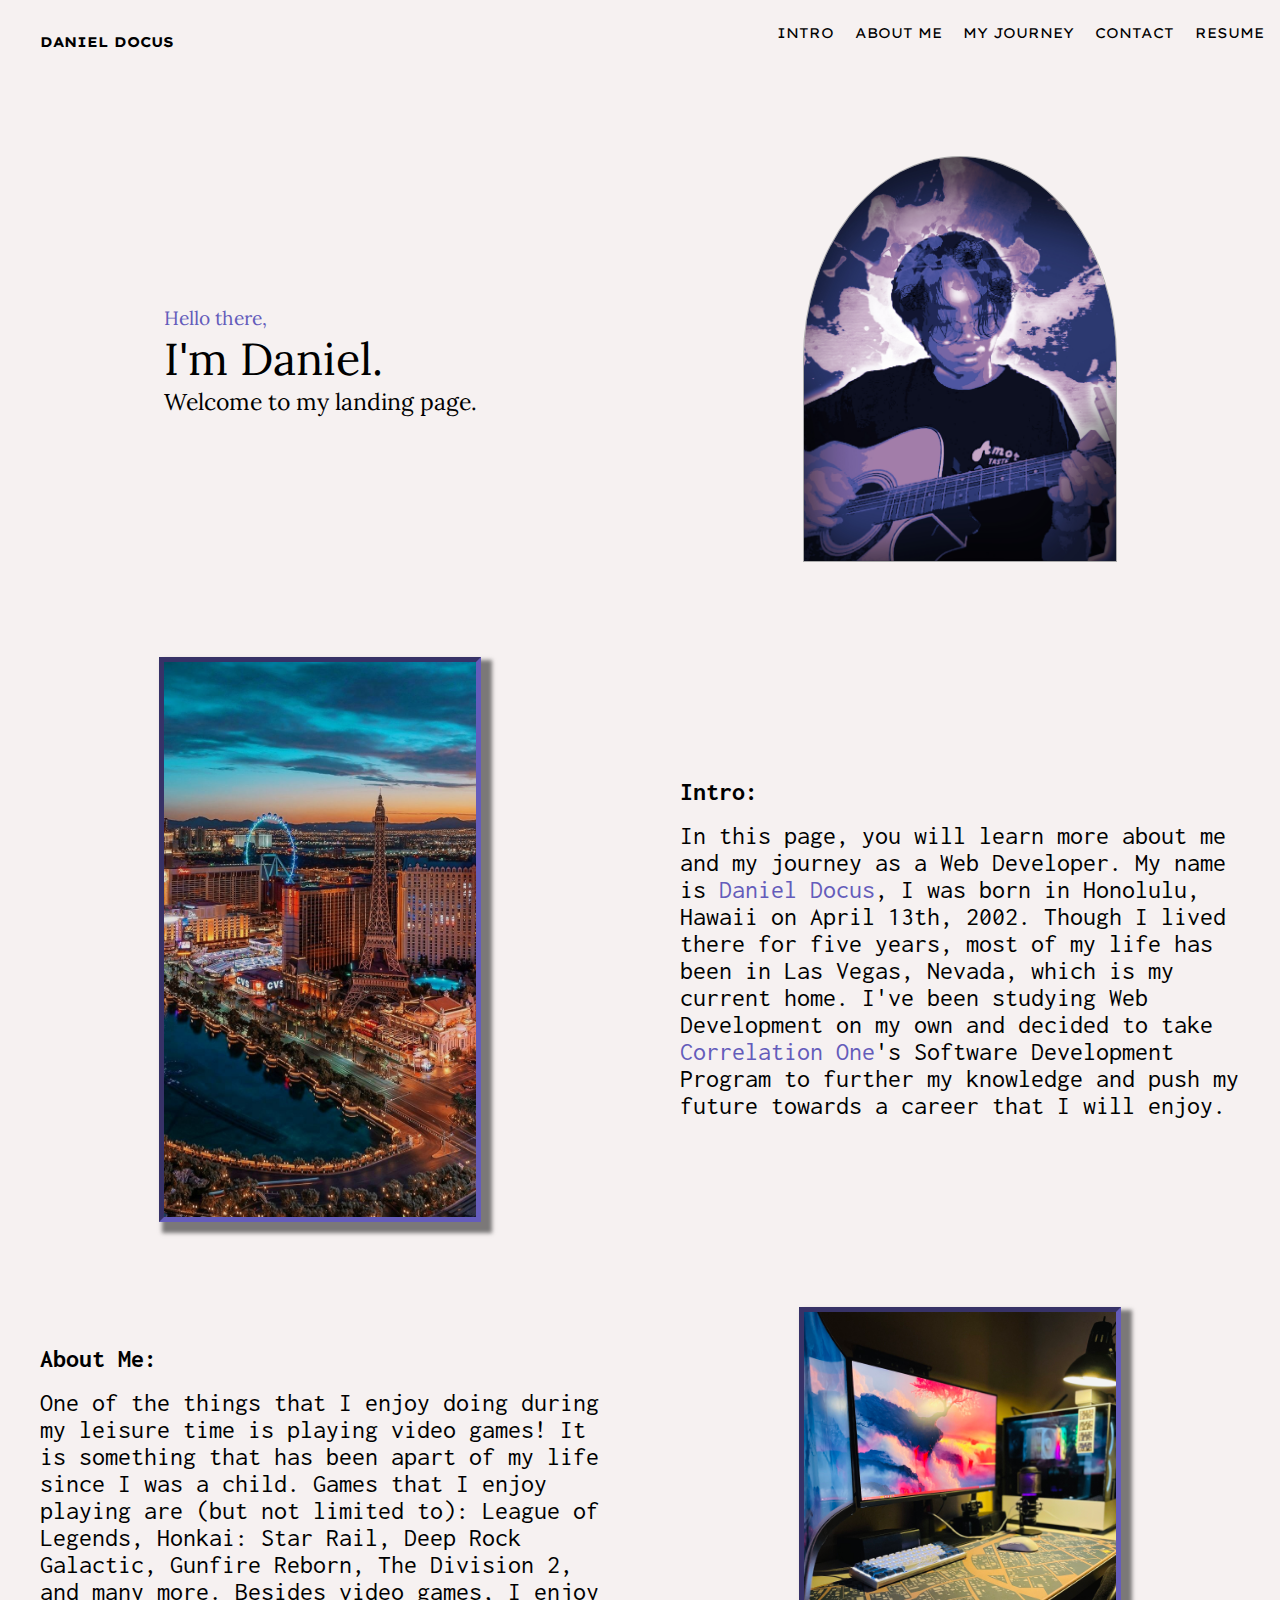
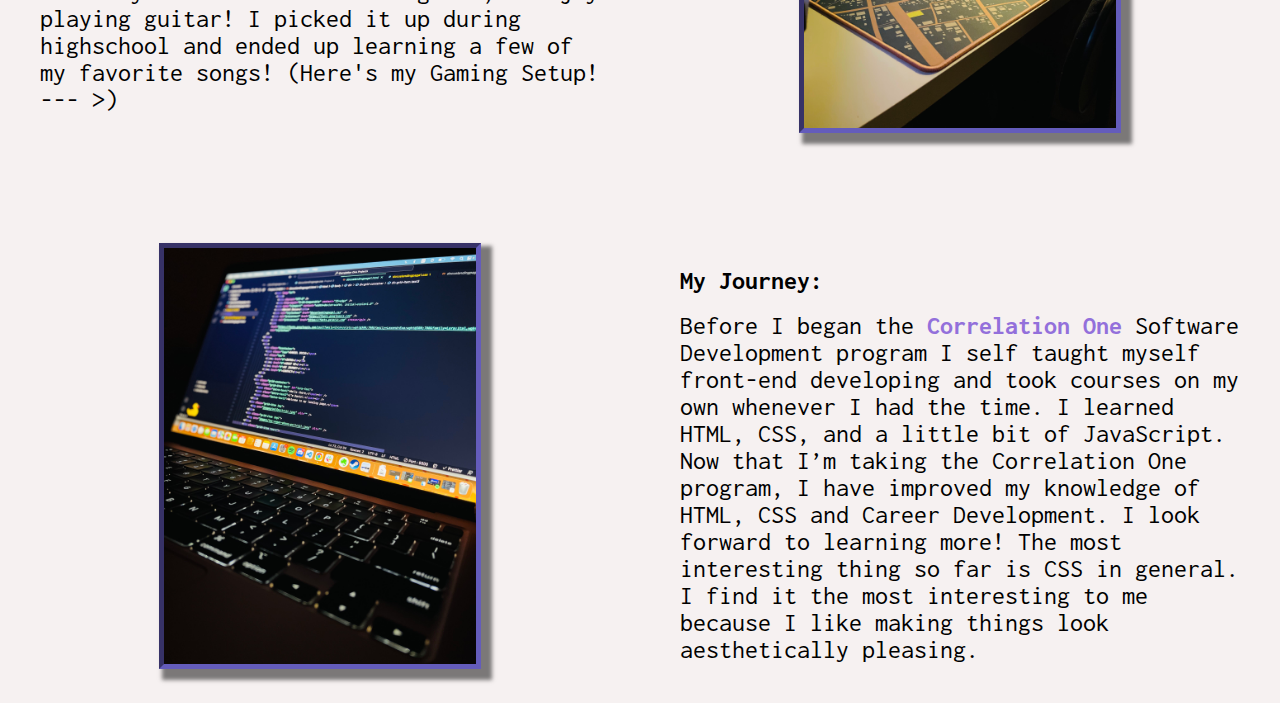
<file: index.html>
<!DOCTYPE html>
<html lang="en">
  <head>
    <meta charset="UTF-8" />
    <meta http-equiv="X-UA-Compatible" content="IE=edge" />
    <meta name="viewport" content="width=device-width, initial-scale=1.0" />
    <meta
      name="description"
      content="Daniel Docus is an aspiring developer, studying Software Development through the Correlation One Program"
    />
    <link rel="stylesheet" href="styles/p4sass.css" />
    <link rel="preconnect" href="https://fonts.googleapis.com" />
    <link rel="preconnect" href="https://fonts.gstatic.com" crossorigin />
    <link
      href="https://fonts.googleapis.com/css2?family=Inconsolata:wght@300;700&family=Lexend+Exa:wght@300;700&family=Lora:ital,wght@0,500;0,700;1,400&display=swap"
      rel="stylesheet"
    />
    <title>Daniel Docus</title>
  </head>
  <body>
    <div class="grid-container">
      <h1 class="logo">DANIEL DOCUS</h1>
      <header class="grid-item header">
        <ul>
          <li><a href="#">INTRO</a></li>
          <li><a href="#">ABOUT ME</a></li>
          <li><a href="#">MY JOURNEY</a></li>
          <li><a href="./contact.html">CONTACT</a></li>
          <li><a href="./resume.html">RESUME</a></li>
        </ul>
      </header>
      <div class="grid-item text-1">
        <span class="intro-text1">Hello there,</span><br />
        <span class="intro-text2">I'm Daniel.</span><br />
        <span class="intro-text3">Welcome to my landing page.</span>
      </div>
      <div class="grid-item image-1">
        <img src="media/selfportrait.jpeg" alt="image of Daniel playing the guitar" />
      </div>
      <div class="grid-item image-2">
        <img src="media/las-vegas-phone-portrait.jpeg" alt="high up view of the Las Vegas Strip" />
      </div>
      <div class="grid-item text-2">
        <h1>Intro:</h1>
        In this page, you will learn more about me and my journey as a Web
        Developer. My name is
        <a href="https://www.linkedin.com/in/daniel-albert-docus-17aa63273/"
          >Daniel Docus</a
        >, I was born in Honolulu, Hawaii on April 13th, 2002. Though I lived
        there for five years, most of my life has been in Las Vegas, Nevada,
        which is my current home. I've been studying Web Development on my own
        and decided to take
        <a href="https://www.correlation-one.com/">Correlation One</a>'s
        Software Development Program to further my knowledge and push my future
        towards a career that I will enjoy.
      </div>
      <div class="grid-item text-3">
        <h1>About Me:</h1>
        One of the things that I enjoy doing during my leisure time is playing
        video games! It is something that has been apart of my life since I was
        a child. Games that I enjoy playing are (but not limited to): League of
        Legends, Honkai: Star Rail, Deep Rock Galactic, Gunfire Reborn, The
        Division 2, and many more. Besides video games, I enjoy playing guitar!
        I picked it up during highschool and ended up learning a few of my
        favorite songs! (Here's my Gaming Setup! --- >)
      </div>
      <div class="grid-item image-3"><img src="media/setup3.jpg" alt="gaming setup" /></div>
      <div class="grid-item image-4">
        <img src="media/coding-laptop.jpg" alt="laptop with code on the screen" />
      </div>
      <div class="grid-item text-4">
        <h1>My Journey:</h1>
        Before I began the <span style="color: mediumpurple;"><strong>Correlation One</strong></span> Software Development program I self
        taught myself front-end developing and took courses on my own whenever I
        had the time. I learned HTML, CSS, and a little bit of JavaScript. Now
        that I’m taking the Correlation One program, I have improved my
        knowledge of HTML, CSS and Career Development. I look forward to
        learning more! The most interesting thing so far is CSS in general. I
        find it the most interesting to me because I like making things look
        aesthetically pleasing.
      </div>
    </div>
  </body>
</html>
</file>
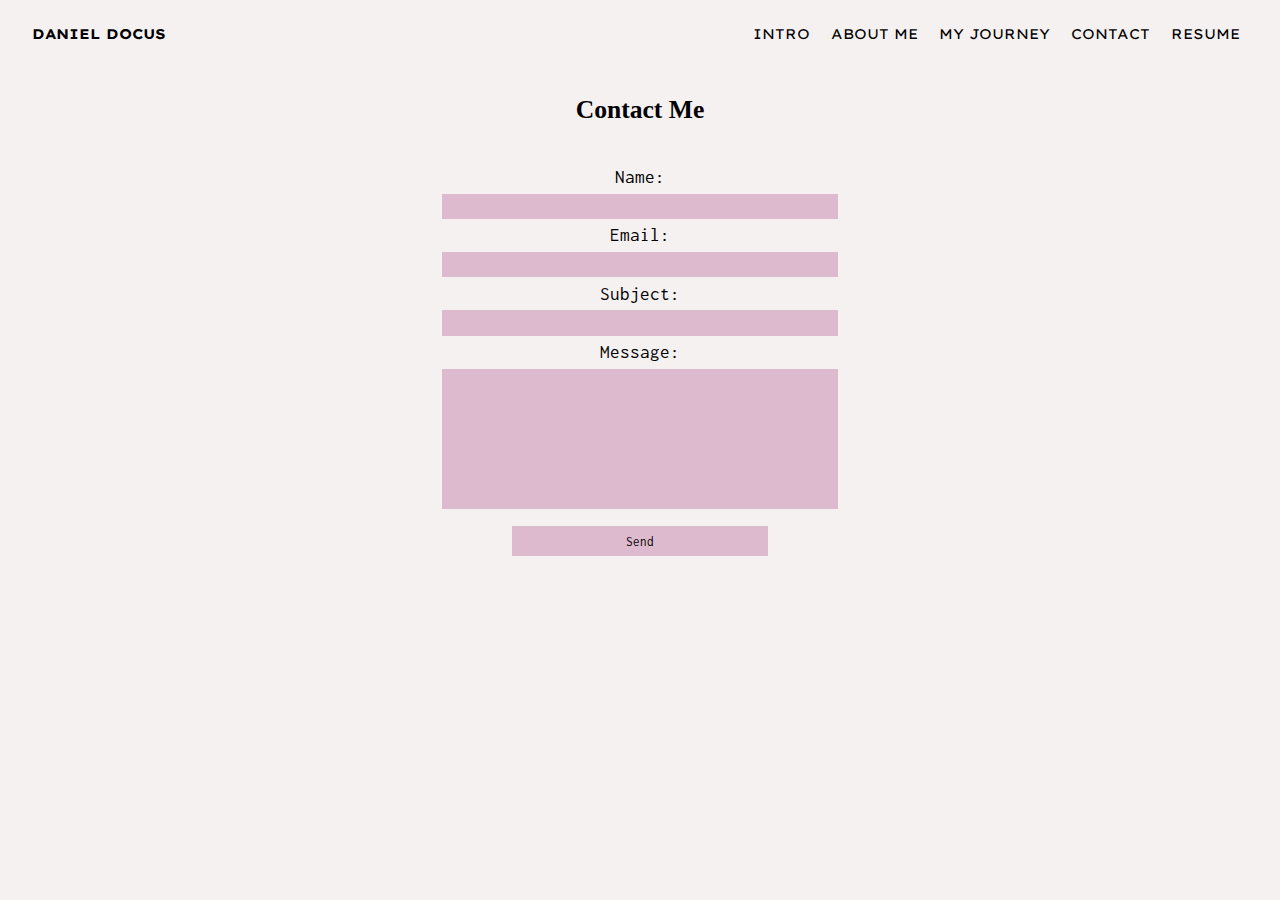
<file: contact.html>
<!DOCTYPE html>
<html lang="en">
  <head>
    <meta charset="UTF-8" />
    <meta http-equiv="X-UA-Compatible" content="IE=edge" />
    <meta name="viewport" content="width=device-width, initial-scale=1.0" />
    <link rel="stylesheet" href="./styles/p4sass.css" />
    <link rel="stylesheet" href="./styles/formstyles.css" />
    <link rel="preconnect" href="https://fonts.googleapis.com" />
    <link rel="preconnect" href="https://fonts.gstatic.com" crossorigin />
    <link
      href="https://fonts.googleapis.com/css2?family=Inconsolata:wght@300;700&family=Lexend+Exa:wght@300;700&family=Lora:ital,wght@0,500;0,700;1,400&display=swap"
      rel="stylesheet"
    />
    <title>Contact Me</title>
  </head>
  <body>
    <div class="header-container">
      <h1 class="logo">DANIEL DOCUS</h1>
      <header class="header">
        <ul>
          <li><a href="./index.html">INTRO</a></li>
          <li><a href="./index.html">ABOUT ME</a></li>
          <li><a href="./index.html">MY JOURNEY</a></li>
          <li><a href="#">CONTACT</a></li>
          <li><a href="./resume.html">RESUME</a></li>
        </ul>
      </header>
    </div>
    <div class="contact-form">
      <h1>Contact Me<br /></h1>
    </div>
    <div class="contact-form">
      <form action="">
        <div>
          <label for="name">Name:</label><br />
          <input type="text" name="name" id="name" autocomplete="off" />
        </div>
        <div>
          <label for="email">Email:</label><br />
          <input type="email" name="email" id="email" autocomplete="off" />
        </div>
        <div>
          <label for="subject">Subject:</label><br />
          <input type="text" name="subject" id="subject" autocomplete="off" />
        </div>
        <div>
          <label for="message">Message:</label><br />
          <textarea name="message" cols="30" rows="10"></textarea>
        </div>
        <input type="button" value="Send" class="btn" />
      </form>
    </div>
  </body>
</html>
</file>
<file: styles/p4sass.css>
body {
  background-color: #F6F1F1;
}

h1 {
  font-size: 2vw;
}

.grid-container {
  display: grid;
  grid-template-columns: 1fr 1fr;
  grid-template-rows: auto 1fr 1fr 1fr auto;
  justify-content: center;
  align-content: center;
  grid-gap: 1rem;
}

.logo {
  font-weight: bold;
  padding-left: 2rem;
}

.header, .logo {
  font-family: "Lexend Exa", Arial, Helvetica, sans-serif;
  font-size: 1.1vw;
  padding-top: 1rem;
}

.header {
  justify-self: end;
}

.header > ul > li {
  padding-right: 0.5rem;
  padding-left: 0.5rem;
}

.header > ul > li > a {
  color: black;
  transition: color 2s;
}

.header > ul > li > a:hover {
  color: #D25380;
  text-decoration: line-through;
}

.intro-text1 {
  font-size: 1.5vw;
  color: #645CBB;
}

.intro-text2 {
  font-size: 3.5vw;
}

.intro-text3 {
  font-size: 1.8vw;
}

.intro-text1, .intro-text2, .intro-text3 {
  font-family: "Lora", "Lexend Exa", Arial, Helvetica, sans-serif;
}

.text-1, .text-2, .text-3, .text-4 {
  align-self: center;
  justify-self: center;
  font-size: 2vw;
  padding: 2rem;
  font-family: "Inconsolata", "Lora", "Lexend Exa", Arial, Helvetica, sans-serif;
}

li, ul, span {
  display: inline;
}

img {
  width: 50%;
  height: auto;
}

.image-1, .image-2, .image-3, .image-4 {
  display: grid;
  place-items: center;
}

.image-2 > img, .image-3 > img, .image-4 > img {
  border-style: inset;
  border-width: thick;
  border-color: #645CBB;
  box-shadow: 7px 7px 4px 4px rgba(0, 0, 0, 0.5);
}

.image-1 > img {
  border-top-left-radius: 50%;
  border-top-right-radius: 50%;
  border: solid thin darkgrey;
}

a {
  text-decoration: none;
  color: #645CBB;
  transition: color 2s;
}

a:hover {
  color: #D25380;
}

.contact {
  grid-column-start: 1;
  grid-column-end: -1;
  place-self: center;
  text-align: center;
}

input[type=text], input[type=email] {
  width: 30vw;
  height: 1vw;
  min-width: 200px;
  min-height: 10px;
  outline: none;
  border: none;
  background-color: #DEBACE;
  font-family: "Lexend Exa", Arial, Helvetica, sans-serif;
  font-size: 1vw;
  margin: 0.5vw;
  padding: 0.5vw;
}

textarea {
  width: 30vw;
  height: 10vw;
  resize: none;
  min-width: 200px;
  min-height: 75px;
  border: none;
  outline: none;
  background-color: #DEBACE;
  font-family: "Lexend Exa", Arial, Helvetica, sans-serif;
  font-size: 1vw;
  margin: 0.5vw;
  padding: 0.5vw;
}

input[type=button] {
  width: 20vw;
  height: 2vw;
  margin-top: 1rem;
  min-width: 50px;
  min-height: 30px;
  font-size: 1vw;
  font-family: "Inconsolata", "Lora", "Lexend Exa", Arial, Helvetica, sans-serif;
  border: none;
  background-color: #DEBACE;
  transition: background-color ease-in 1s;
  transition: color 1s;
  margin: 0.5vw;
  padding: 0.5vw;
}

input[type=text]:focus, input[type=email]:focus, textarea:focus {
  border: solid #BA94D1;
}

input[type=button]:hover {
  background-color: rgba(230, 197, 215, 0.7);
  color: #D25380;
}

@media screen and (max-width: 520px) {
  .grid-container {
    display: grid;
    grid-template-columns: 1fr;
    grid-template-rows: auto auto 1fr 1fr 1fr auto;
    justify-content: center;
    align-content: center;
    grid-gap: 20px;
  }
  .header {
    display: none;
  }
  .intro-text1 {
    font-size: 3.5vw;
    color: #645CBB;
  }
  .intro-text2 {
    font-size: 5.5vw;
  }
  .intro-text3 {
    font-size: 3vw;
  }
  .logo {
    font-weight: bold;
    padding-left: 40px;
    padding-top: 30px;
    font-size: 2vw;
  }
  .text-1, .text-2, .text-3, .text-4 {
    align-self: center;
    justify-self: center;
    font-size: 4vw;
    padding-left: 50px;
    padding-right: 50px;
    font-family: "Inconsolata", "Lora", "Lexend Exa", Arial, Helvetica, sans-serif;
  }
  h1 {
    font-size: 4vw;
  }
  .contact-form > form > div > label {
    font-size: 4vw;
  }
  input[type=button] {
    font-size: 3vw;
  }
}/*# sourceMappingURL=p4sass.css.map */
</file>
<file: styles/formstyles.css>
body{
    margin: 0;
}

header, h1{
    display: inline-block;
}

header{
    float: right;
    margin-block-start: 0.67em;
    margin-block-end: 0.67em;
    padding-right: 2rem;
}

.header-container{
    height: auto;
    width: 100vw;
}

.contact-form{ 
    text-align: center;
    margin-top: 25px;
}

form{
    display: inline-block;
}

label{
    font-family: 'Inconsolata','Lora', 'Lexend Exa', Arial, Helvetica, sans-serif;;
    font-size: 1.5vw;
}
</file>
